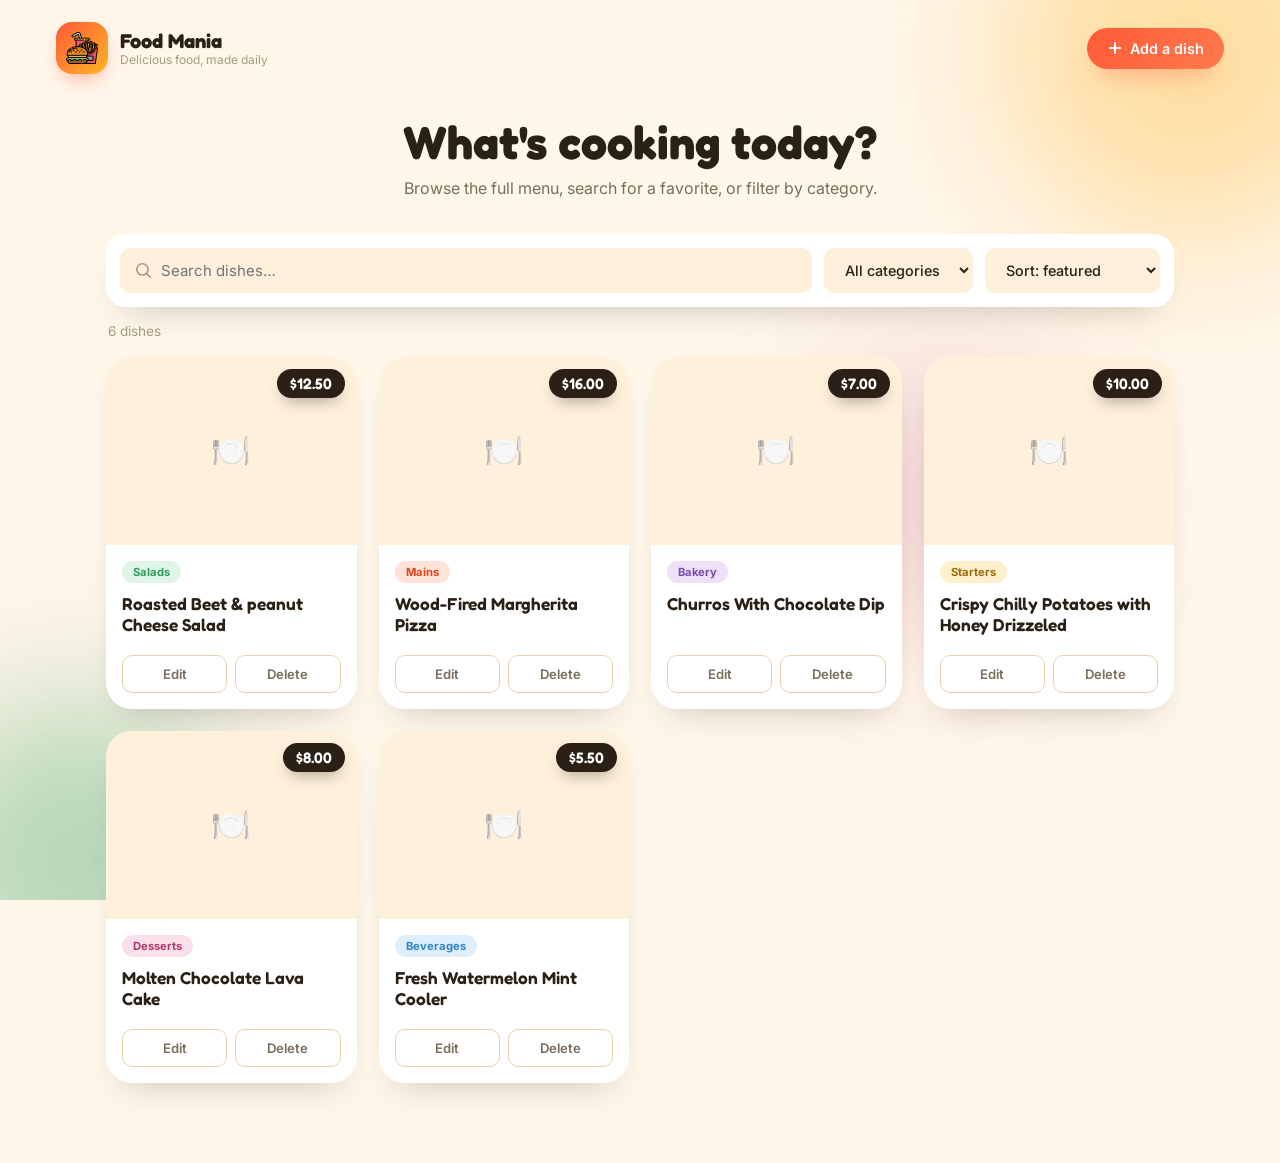
<file: Exam Practical/index.html>
<!DOCTYPE html>
<html lang="en">
<head>
<meta charset="UTF-8">
<meta name="viewport" content="width=device-width, initial-scale=1.0">
<title>Bloom Kitchen — Menu</title>
<link rel="preconnect" href="https://fonts.googleapis.com">
<link rel="preconnect" href="https://fonts.gstatic.com" crossorigin>
<link href="https://fonts.googleapis.com/css2?family=Fredoka:wght@500;600;700&family=Inter:wght@400;500;600;700&display=swap" rel="stylesheet">
<link rel="stylesheet" href="css/style.css">
</head>
<body class="page--home">

<div class="blobs" aria-hidden="true">
  <span class="blob blob--a"></span>
  <span class="blob blob--b"></span>
  <span class="blob blob--c"></span>
</div>


<header class="site-header">
  <a href="index.html" class="brand">
    <span class="brand__mark"><img src="images/fast-food.png" alt=""></span>
    <span class="brand__text">
      <span class="brand__name">Food Mania</span>
      <span class="brand__tag">Delicious food, made daily</span>
    </span>
  </a>

  <nav class="site-nav">
    <a href="form.html" class="btn btn--add">
      <svg width="16" height="16" viewBox="0 0 16 16" fill="none"><path d="M8 3v10M3 8h10" stroke="currentColor" stroke-width="2" stroke-linecap="round"/></svg>
      Add a dish
    </a>
  </nav>
</header>


<section class="hero">
  <h1 class="hero__title">What's cooking today?</h1>
  <p class="hero__sub">Browse the full menu, search for a favorite, or filter by category.</p>
</section>


<main class="main">

  <div class="toolbar">
    <div class="toolbar__search">
      <svg width="17" height="17" viewBox="0 0 16 16" fill="none" aria-hidden="true"><circle cx="7" cy="7" r="5.3" stroke="currentColor" stroke-width="1.5"/><path d="M11 11L14.2 14.2" stroke="currentColor" stroke-width="1.5" stroke-linecap="round"/></svg>
      <input type="text" id="searchInput" placeholder="Search dishes…" autocomplete="off">
    </div>

    <select id="categoryFilter" class="toolbar__select" aria-label="Filter by category">
      <option value="all">All categories</option>
    </select>

    <select id="sortSelect" class="toolbar__select" aria-label="Sort by price">
      <option value="none">Sort: featured</option>
      <option value="asc">Price: low to high</option>
      <option value="desc">Price: high to low</option>
    </select>
  </div>

  <p class="result-count" id="resultCount">0 dishes</p>

  <div id="productGrid" class="grid"></div>

  <div id="emptyState" class="empty" hidden>
    <span class="empty__emoji">🍽️</span>
    <p class="empty__title">Nothing here yet</p>
    <p class="empty__sub">Add your first dish to get the menu started.</p>
    <a href="form.html" class="btn btn--add">Add a dish</a>
  </div>
</main>

<script src="js/storage.js"></script>
<script src="js/home.js"></script>
</body>
</html>
</file>
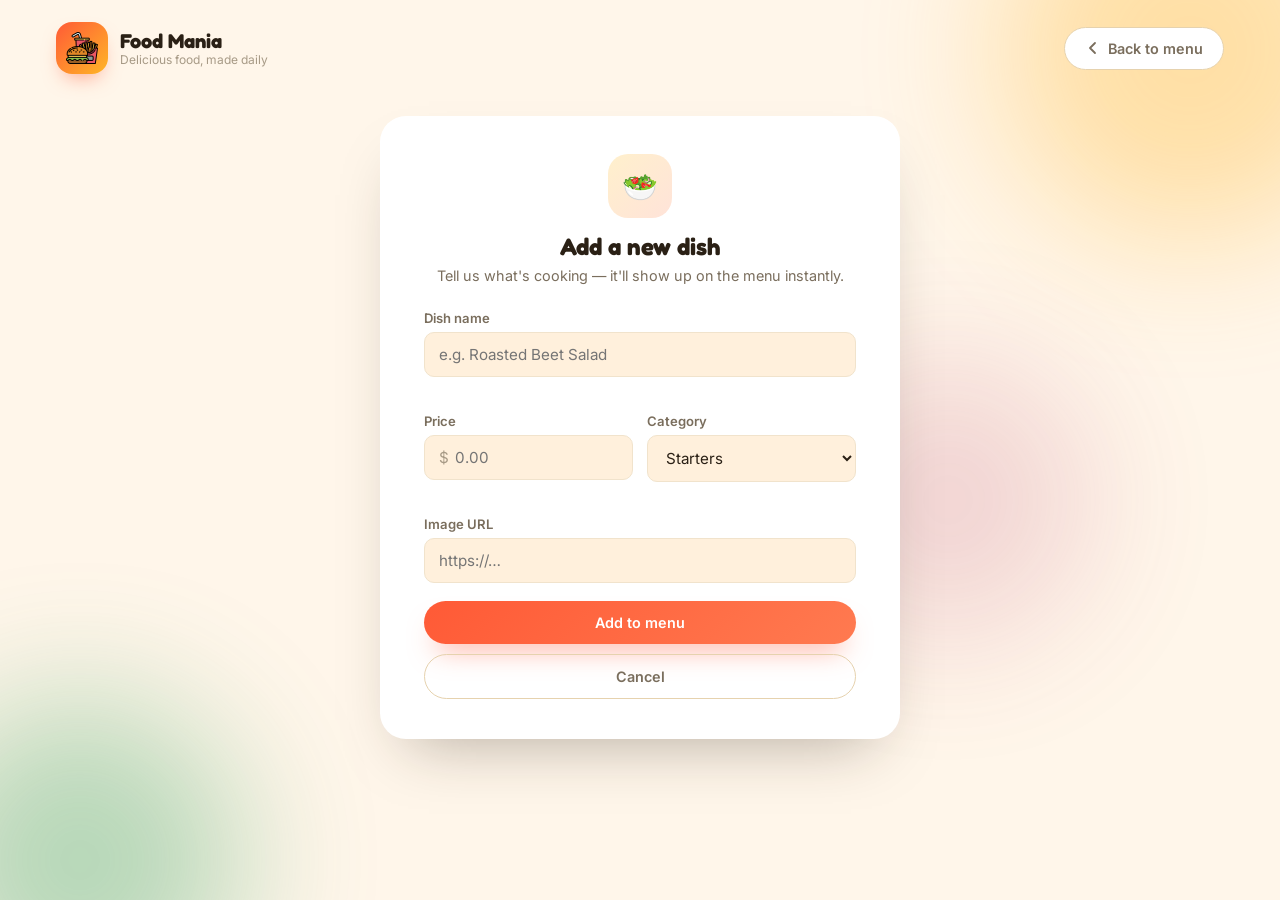
<file: Exam Practical/form.html>
<!DOCTYPE html>
<html lang="en">
<head>
<meta charset="UTF-8">
<meta name="viewport" content="width=device-width, initial-scale=1.0">
<title id="pageTitle">Add a Dish — Bloom Kitchen</title>
<link rel="preconnect" href="https://fonts.googleapis.com">
<link rel="preconnect" href="https://fonts.gstatic.com" crossorigin>
<link href="https://fonts.googleapis.com/css2?family=Fredoka:wght@500;600;700&family=Inter:wght@400;500;600;700&display=swap" rel="stylesheet">
<link rel="stylesheet" href="css/style.css">
</head>
<body class="page--form">

<div class="blobs" aria-hidden="true">
  <span class="blob blob--a"></span>
  <span class="blob blob--b"></span>
  <span class="blob blob--c"></span>
</div>

<header class="site-header">
  <a href="index.html" class="brand">
    <span class="brand__mark"><img src="images/fast-food.png" alt=""></span>
    <span class="brand__text">
      <span class="brand__name">Food Mania</span>
      <span class="brand__tag">Delicious food, made daily</span>
    </span>
  </a>

  <nav class="site-nav">
    <a href="index.html" class="btn btn--ghost-header">
      <svg width="16" height="16" viewBox="0 0 16 16" fill="none"><path d="M10 3L5 8L10 13" stroke="currentColor" stroke-width="1.8" stroke-linecap="round" stroke-linejoin="round"/></svg>
      Back to menu
    </a>
  </nav>
</header>

<!-- ============ FORM ============ -->
<main class="form-main">
  <div class="form-card">
    <div class="form-card__intro">
      <span class="form-card__emoji" id="formEmoji">🥗</span>
      <h1 class="form-card__title" id="formTitle">Add a new dish</h1>
      <p class="form-card__sub" id="formSub">Tell us what's cooking — it'll show up on the menu instantly.</p>
    </div>

    <form id="productForm" novalidate>
      <div class="field">
        <label for="titleInput">Dish name</label>
        <input type="text" id="titleInput" name="title" placeholder="e.g. Roasted Beet Salad" autocomplete="off">
        <span class="field__error" id="titleError"></span>
      </div>

      <div class="field-row">
        <div class="field">
          <label for="priceInput">Price</label>
          <div class="field__prefixed">
            <span class="field__prefix">$</span>
            <input type="number" id="priceInput" name="price" placeholder="0.00" step="0.01" min="0" inputmode="decimal">
          </div>
          <span class="field__error" id="priceError"></span>
        </div>

        <div class="field">
          <label for="categoryInput">Category</label>
          <select id="categoryInput" name="category">
            <option value="Starters">Starters</option>
            <option value="Mains">Mains</option>
            <option value="Salads">Salads</option>
            <option value="Bakery">Bakery</option>
            <option value="Desserts">Desserts</option>
            <option value="Beverages">Beverages</option>
          </select>
        </div>
      </div>

      <div class="field">
        <label for="imageInput">Image URL</label>
        <input type="url" id="imageInput" name="image" placeholder="https://…" autocomplete="off">
      </div>

      <div class="field-preview" id="imagePreviewWrap" hidden>
        <img id="imagePreview" alt="Dish preview">
      </div>

      <div class="form__actions">
        <button type="submit" class="btn btn--primary btn--wide" id="submitBtn">Add to menu</button>
        <a href="index.html" class="btn btn--ghost btn--wide" id="cancelBtn">Cancel</a>
      </div>
    </form>
  </div>
</main>

<script src="js/storage.js"></script>
<script src="js/form.js"></script>
</body>
</html>
</file>
<file: Exam Practical/css/style.css>
:root{
  --bg:#FFF6EA;
  --surface:#FFFFFF;
  --surface-warm:#FFF0DC;
  --ink:#2A2015;
  --ink-soft:#7A6E5D;
  --ink-faint:#A79A86;
  --line:#F1E3CC;
  --line-strong:#E6D2AE;

  --coral:#FF5A36;
  --coral-deep:#E2431F;
  --coral-soft:#FFE3D9;
  --mango:#FFB627;
  --mango-soft:#FFF0CC;
  --leaf:#2F9E5C;
  --leaf-soft:#DFF5E6;
  --berry:#B23A6B;
  --berry-soft:#FAE0EB;
  --sky:#2E86C7;
  --sky-soft:#DEEEFA;
  --plum:#7B4BAD;
  --plum-soft:#EEE1F7;

  --radius-lg:26px;
  --radius-md:16px;
  --radius-sm:10px;
  --shadow-card:0 18px 34px -20px rgba(42,32,21,0.28);
  --shadow-pop:0 30px 60px -28px rgba(42,32,21,0.35);

  --font-display:"Fredoka", "Inter", sans-serif;
  --font-body:"Inter", -apple-system, BlinkMacSystemFont, "Segoe UI", sans-serif;
}

*,*::before,*::after{box-sizing:border-box;}
html,body{height:100%;}
body{
  margin:0;
  font-family:var(--font-body);
  color:var(--ink);
  background:var(--bg);
  position:relative;
  overflow-x:hidden;
  -webkit-font-smoothing:antialiased;
}
@media (prefers-reduced-motion: reduce){
  *{animation-duration:0.001ms !important; animation-iteration-count:1 !important; transition-duration:0.001ms !important;}
}
a{text-decoration:none; color:inherit;}

.blobs{position:fixed; inset:0; z-index:0; pointer-events:none; overflow:hidden;}
.blob{position:absolute; border-radius:50%; filter:blur(70px); opacity:0.35;}
.blob--a{width:380px; height:380px; top:-140px; right:-100px; background:var(--mango);}
.blob--b{width:320px; height:320px; bottom:-120px; left:-80px; background:var(--leaf);}
.blob--c{width:280px; height:280px; top:40%; right:15%; background:var(--berry); opacity:0.18;}

.site-header{
  position:relative; z-index:2;
  display:flex; align-items:center; justify-content:space-between;
  padding:22px clamp(20px, 5vw, 56px);
}
.brand{display:flex; align-items:center; gap:12px;}
.brand__mark{
  font-size:1.6rem; width:52px; height:52px; border-radius:16px;
  display:flex; align-items:center; justify-content:center;
  background:linear-gradient(135deg, var(--coral), var(--mango));
  box-shadow:0 10px 20px -8px rgba(255,90,54,0.55);
}
.brand__mark img{
  width:60%; height:60%; object-fit:contain;
}
.brand__text{display:flex; flex-direction:column; line-height:1.15;}
.brand__name{font-family:var(--font-display); font-weight:700; font-size:1.25rem; color:var(--ink);}
.brand__tag{font-size:0.75rem; color:var(--ink-faint);}

.site-nav{display:flex; align-items:center; gap:12px;}

.btn{
  display:inline-flex; align-items:center; gap:7px;
  font-family:var(--font-body); font-weight:600; font-size:0.9rem;
  padding:12px 20px; border-radius:99px; border:none; cursor:pointer;
  transition:background 0.18s ease, transform 0.12s ease, box-shadow 0.18s ease, color 0.18s ease, border-color 0.18s ease;
  white-space:nowrap;
}
.btn:active{transform:translateY(1px);}
.btn:focus-visible{outline:2px solid var(--coral-deep); outline-offset:2px;}

.btn--add{
  background:linear-gradient(135deg, var(--coral), #FF7A50);
  color:#fff;
  box-shadow:0 14px 26px -12px rgba(255,90,54,0.55);
}
.btn--add:hover{box-shadow:0 18px 30px -12px rgba(255,90,54,0.65); transform:translateY(-1px);}

.btn--ghost-header{
  background:var(--surface); color:var(--ink-soft); border:1.5px solid var(--line-strong);
}
.btn--ghost-header:hover{background:var(--surface-warm); color:var(--ink);}

.hero{
  position:relative; z-index:1;
  text-align:center; padding:18px 20px 6px;
}
.hero__title{
  font-family:var(--font-display); font-weight:700;
  font-size:clamp(2rem, 5vw, 2.9rem);
  margin:0 0 8px; color:var(--ink);
}
.hero__sub{color:var(--ink-soft); font-size:1rem; margin:0;}

.main{position:relative; z-index:1; max-width:1180px; margin:0 auto; padding:30px clamp(20px, 5vw, 56px) 80px;}

.toolbar{
  display:flex; gap:12px; flex-wrap:wrap;
  background:var(--surface); border-radius:20px; padding:14px;
  box-shadow:var(--shadow-card); margin-bottom:10px;
}
.toolbar__search{
  flex:1 1 240px; display:flex; align-items:center; gap:9px;
  background:var(--surface-warm); border-radius:var(--radius-sm); padding:0 14px;
  border:1.5px solid transparent;
}
.toolbar__search:focus-within{border-color:var(--coral);}
.toolbar__search svg{color:var(--ink-faint); flex:0 0 auto;}
.toolbar__search input{
  border:none; outline:none; background:transparent; width:100%;
  padding:12px 0; font-size:0.94rem; font-family:var(--font-body); color:var(--ink);
}
.toolbar__select{
  font-family:var(--font-body); font-weight:500; font-size:0.9rem; color:var(--ink);
  padding:12px 16px; border-radius:var(--radius-sm); border:1.5px solid transparent;
  background:var(--surface-warm); cursor:pointer;
}
.toolbar__select:focus{outline:none; border-color:var(--coral);}

.result-count{color:var(--ink-faint); font-size:0.85rem; margin:16px 2px 18px;}

.grid{
  display:grid;
  grid-template-columns:repeat(auto-fill, minmax(250px, 1fr));
  gap:22px;
}

.card{
  background:var(--surface); border-radius:var(--radius-lg); overflow:hidden;
  display:flex; flex-direction:column; box-shadow:var(--shadow-card);
  transition:transform 0.18s ease, box-shadow 0.18s ease;
  animation:cardPop 0.35s ease;
}
.card:hover{transform:translateY(-4px); box-shadow:var(--shadow-pop);}
@keyframes cardPop{
  from{opacity:0; transform:translateY(10px) scale(.97);}
  to{opacity:1; transform:translateY(0) scale(1);}
}

.card__image-wrap{
  aspect-ratio:4/3; background:var(--surface-warm); position:relative; overflow:hidden;
}
.card__image-wrap img{width:100%; height:100%; object-fit:cover; display:block;}
.card__placeholder{
  position:absolute; inset:0; display:flex; align-items:center; justify-content:center;
  font-size:2rem; color:var(--ink-faint);
}
.card__price-tag{
  position:absolute; top:12px; right:12px;
  background:var(--ink); color:#fff; font-family:var(--font-display); font-weight:600;
  font-size:0.95rem; padding:5px 13px; border-radius:99px;
  box-shadow:0 8px 16px -6px rgba(0,0,0,0.35);
}

.card__body{padding:16px 16px 6px; display:flex; flex-direction:column; gap:6px; flex:1;}
.card__category{
  align-self:flex-start; font-size:0.7rem; font-weight:700;
  padding:4px 11px; border-radius:99px;
}
.card__title{font-family:var(--font-display); font-weight:600; font-size:1.08rem; margin:4px 0 0; color:var(--ink);}

.card__actions{display:flex; gap:8px; padding:14px 16px 16px;}
.card__action{
  flex:1; padding:10px; border-radius:var(--radius-sm); border:1.5px solid var(--line-strong);
  background:var(--surface); font-family:var(--font-body); font-weight:600; font-size:0.82rem;
  cursor:pointer; color:var(--ink-soft); transition:background 0.15s ease, color 0.15s ease, border-color 0.15s ease;
}
.card__action:hover{background:var(--surface-warm); color:var(--ink);}
.card__action--danger:hover{background:var(--coral-soft); color:var(--coral-deep); border-color:var(--coral);}


.cat-starters{background:var(--mango-soft); color:#9A6A0E;}
.cat-mains{background:var(--coral-soft); color:var(--coral-deep);}
.cat-salads{background:var(--leaf-soft); color:var(--leaf);}
.cat-bakery{background:var(--plum-soft); color:var(--plum);}
.cat-desserts{background:var(--berry-soft); color:var(--berry);}
.cat-beverages{background:var(--sky-soft); color:var(--sky);}
.cat-other{background:var(--surface-warm); color:var(--ink-soft);}


.empty{
  text-align:center; padding:70px 24px;
  background:var(--surface); border-radius:var(--radius-lg);
  box-shadow:var(--shadow-card);
}
.empty__emoji{font-size:2.4rem; display:block; margin-bottom:10px;}
.empty__title{font-family:var(--font-display); font-weight:600; font-size:1.15rem; margin:0 0 6px;}
.empty__sub{color:var(--ink-faint); font-size:0.9rem; margin:0 0 20px;}


.form-main{
  position:relative; z-index:1;
  display:flex; justify-content:center; padding:20px 20px 80px;
}
.form-card{
  width:100%; max-width:520px; background:var(--surface);
  border-radius:var(--radius-lg); box-shadow:var(--shadow-pop);
  padding:38px clamp(24px, 5vw, 44px) 40px;
  animation:cardPop 0.4s ease;
}
.form-card__intro{text-align:center; margin-bottom:26px;}
.form-card__emoji{
  display:inline-flex; align-items:center; justify-content:center;
  width:64px; height:64px; border-radius:20px; font-size:1.8rem;
  background:linear-gradient(135deg, var(--mango-soft), var(--coral-soft));
  margin-bottom:14px;
}
.form-card__title{font-family:var(--font-display); font-weight:700; font-size:1.5rem; margin:0 0 6px; color:var(--ink);}
.form-card__sub{color:var(--ink-soft); font-size:0.9rem; margin:0;}

.field{display:flex; flex-direction:column; gap:6px; margin-bottom:18px;}
.field-row{display:grid; grid-template-columns:1fr 1fr; gap:14px;}
.field label{font-size:0.82rem; font-weight:600; color:var(--ink-soft);}
.field input, .field select{
  font-family:var(--font-body); font-size:0.95rem; padding:12px 14px;
  border-radius:var(--radius-sm); border:1.5px solid var(--line);
  background:var(--surface-warm); color:var(--ink); width:100%;
  transition:border-color 0.15s ease, background 0.15s ease;
}
.field input:focus, .field select:focus{outline:none; border-color:var(--coral); background:var(--surface);}
.field select{cursor:pointer;}

.field__prefixed{
  display:flex; align-items:center; border-radius:var(--radius-sm);
  border:1.5px solid var(--line); background:var(--surface-warm); overflow:hidden;
}
.field__prefixed:focus-within{border-color:var(--coral); background:var(--surface);}
.field__prefix{padding:0 0 0 14px; color:var(--ink-faint); font-size:0.95rem;}
.field__prefixed input{border:none; background:transparent; padding-left:6px;}
.field__prefixed input:focus{outline:none;}

.field__error{font-size:0.76rem; color:var(--coral-deep); min-height:1em;}
.field--invalid input, .field--invalid .field__prefixed{border-color:var(--coral); background:var(--coral-soft);}

.field-preview{
  border-radius:var(--radius-md); overflow:hidden; margin:-6px 0 18px;
  aspect-ratio:16/9; background:var(--surface-warm);
}
.field-preview img{width:100%; height:100%; object-fit:cover; display:block;}

.form__actions{display:flex; flex-direction:column; gap:10px; margin-top:6px;}
.btn--primary{
  background:linear-gradient(135deg, var(--coral), #FF7A50); color:#fff;
  box-shadow:0 16px 28px -12px rgba(255,90,54,0.55);
}
.btn--primary:hover{box-shadow:0 20px 32px -12px rgba(255,90,54,0.65); transform:translateY(-1px);}
.btn--ghost{background:transparent; color:var(--ink-soft); border:1.5px solid var(--line-strong);}
.btn--ghost:hover{background:var(--surface-warm); color:var(--ink);}
.btn--wide{width:100%; justify-content:center; padding:13px;}


@media (max-width: 640px){
  .site-header{padding:18px 16px;}
  .brand__mark{width:44px; height:44px; font-size:1.3rem;}
  .brand__tag{display:none;}
  .hero{padding:8px 16px 0;}
  .main{padding:24px 16px 60px;}
  .field-row{grid-template-columns:1fr;}
  .form-card{padding:30px 20px 32px;}
}
</file>
